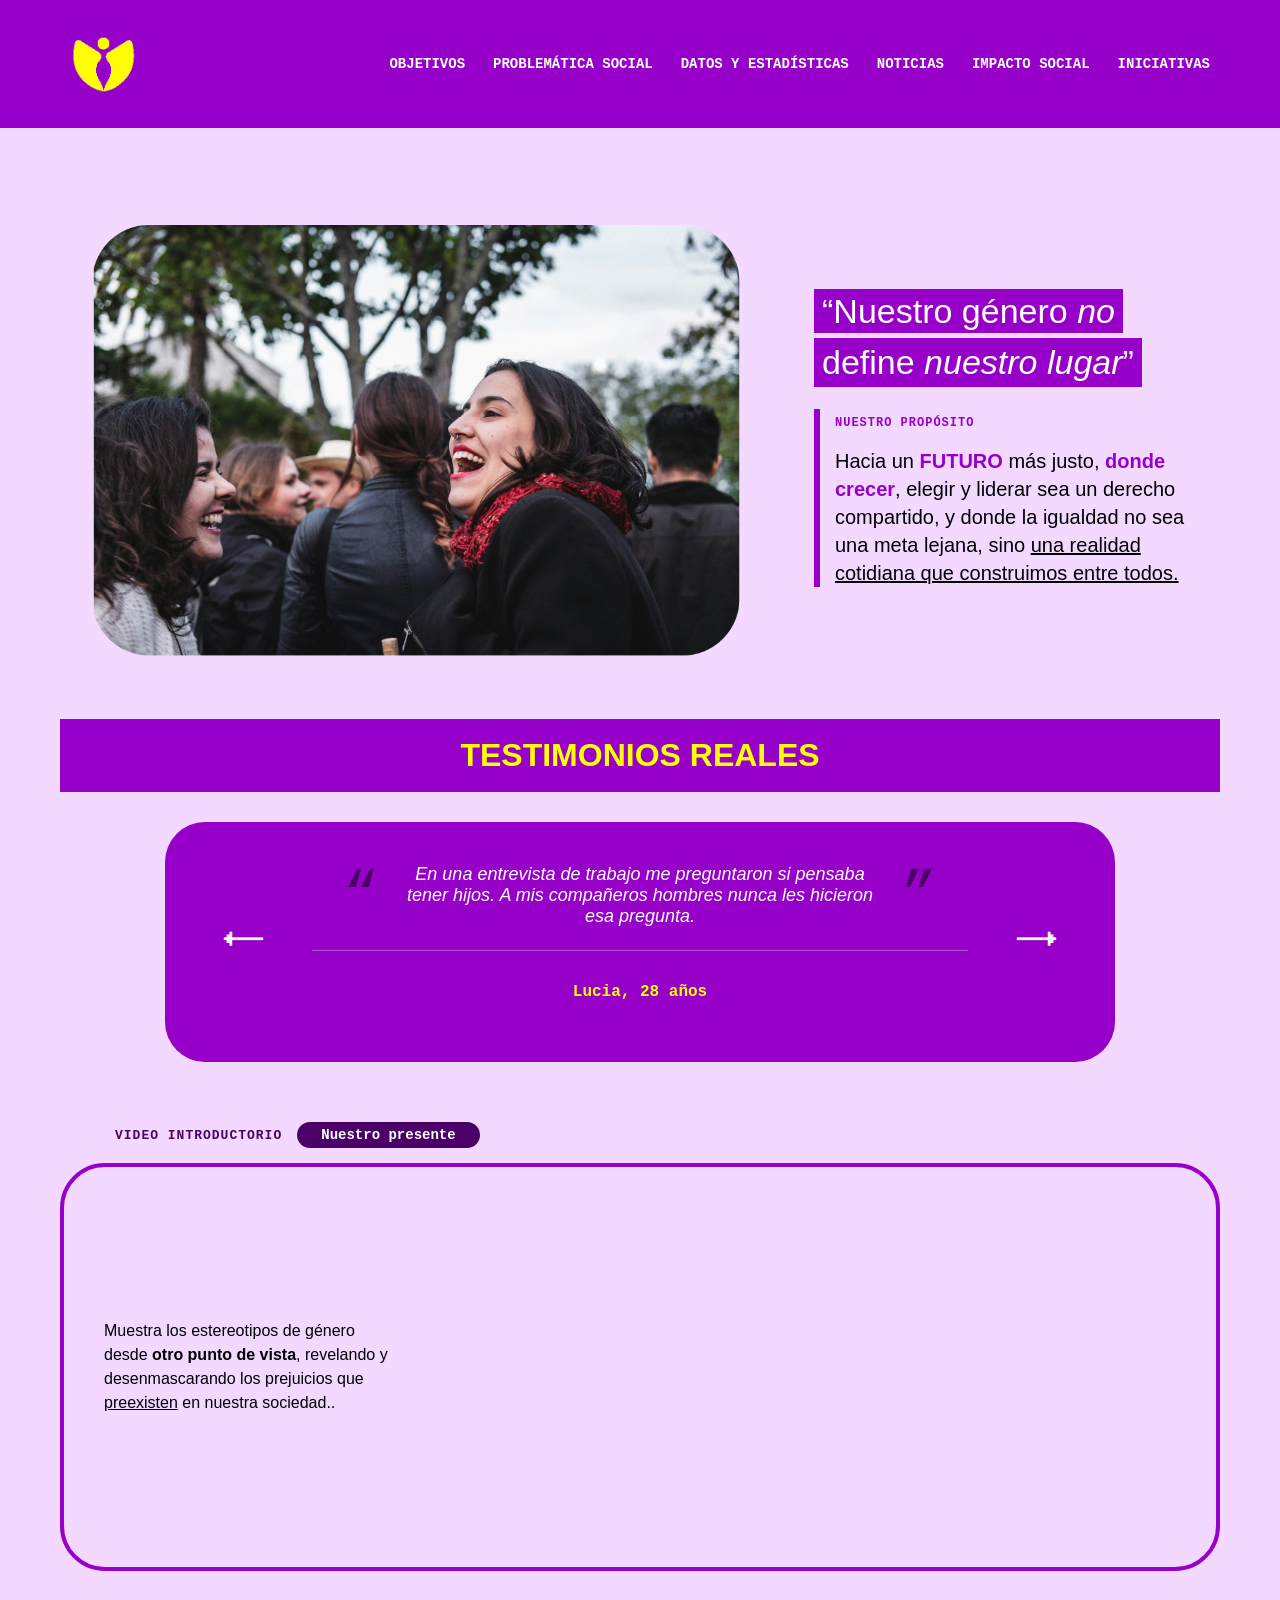
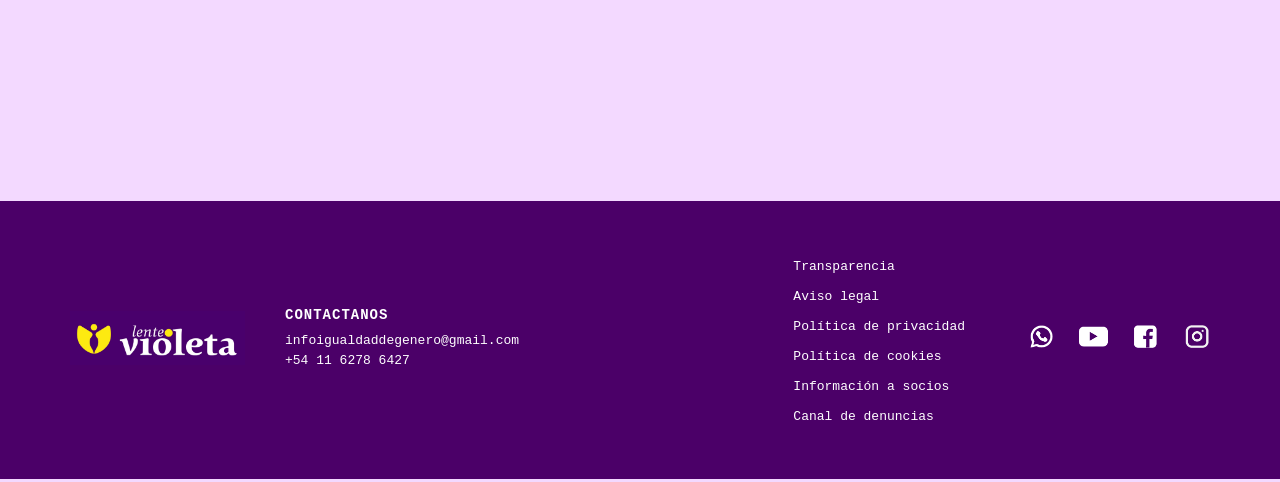
<file: index.html>
<!DOCTYPE html>
<html lang="es">
<head>
    <meta charset="UTF-8">
    <meta name="viewport" content="width=device-width, initial-scale=1.0">
    <title>Desigualdad de género Inicio</title>
   <link rel="stylesheet" href="estilos.css?v=600">
    
</head>

<body>

<header>
    <a href="index.html">
        <img src="imagenes/logo.png" alt="Logo de Lente Violeta">
    </a>

    <nav class="menu-principal">
        <input type="checkbox" id="menu-check" class="menu-checkbox" style="display:none;">

        <label for="menu-check" class="hamburguesa-btn">
            <span></span>
            <span></span>
            <span></span>
        </label>

        <ul>
            <li>
                <a href="index.html">OBJETIVOS</a>
                <ul>
                    <li><a href="index.html">Nuestro propósito</a></li>
                   <li><a href="index.html#nuestro-presente">Nuestro presente</a></li>
                </ul>
            </li>

            <li>
                <a href="problemsocial.html">PROBLEMÁTICA SOCIAL</a>
                <ul>
                    <li><a href="problemsocial.html#desigualdad">Desigualdad de género</a></li>
                    <li><a href="problemsocial.html#equidad">Equidad de género</a></li>
                    <li><a href="problemsocial.html#violencia">Violencia de género</a></li>
                    <li><a href="problemsocial.html#practicas">Prácticas judiciales</a></li>
                    <li><a href="problemsocial.html#explotacion">Explotación sexual</a></li>
                </ul>
            </li>

            <li><a href="index.html">DATOS Y ESTADÍSTICAS</a></li>

            <li>
                <a href="noticias.html">NOTICIAS</a>
                <ul>
                    <li><a href="noticias.html">Enterate ya</a></li>
                    <li><a href="noticias.html">Ciencias naturales</a></li>
                    <li><a href="noticias.html">Deporte</a></li>
                    <li><a href="noticias.html">Política</a></li>
                    <li><a href="noticias.html">Arte</a></li>
                </ul>
            </li>

            <li><a href="index.html">IMPACTO SOCIAL</a></li>
            <li><a href="index.html">INICIATIVAS</a></li>
        </ul>
    </nav>
</header>

<main>

    <section class="hero">
         <a href="index.html">  
        <figure class="hero-imagen">
            <img src="imagenes/nuestrogenero...sintexto.png" alt="Imagen principal">
        </figure>
</a>

      <h1 class="titulo-hero">
    <span>“Nuestro género <em>no</em></span><br>
    <span>define <em>nuestro lugar</em>”</span>
</h1>

        <p>
    Hacia un <span class="destacado">FUTURO</span> más justo,
    <span class="destacado">donde crecer</span>, elegir y liderar
    sea un <span class="6">derecho compartido</span>, y donde la igualdad no sea una meta lejana,
    sino <span class="subrayado">una realidad cotidiana que construimos entre todos.</span>
</p>


    </section>
  <!-- ======================================================= -->
    <!-- SECCIÓN DE TESTIMONIOS REALES                           -->
    <!-- ======================================================= -->
    <section class="testimonios">
        <header class="testimonios-header">
            <h2>TESTIMONIOS REALES</h2>
        </header>

        <div class="testimonio-box">
            <!-- Flecha izquierda -->
            <button id="btn-anterior" class="flecha-btn">⭠</button>

            <!-- Bloque de contenido -->
            <div class="testimonio-contenido">
                <span class="comillas">“</span>
                <p id="testimonio-texto">En una entrevista de trabajo me preguntaron si pensaba tener hijos. A mis compañeros hombres nunca les hicieron esa pregunta.</p>
                <span class="comillas">”</span>
                <hr>
                <h4 id="testimonio-nombre">Lucia, 28 años</h4>
            </div>

            <!-- Flecha derecha -->
            <button id="btn-siguiente" class="flecha-btn">⭢</button>
        </div>
    </section>

  <section class="video" id="nuestro-presente">
    <header class="video-header">
        <h2>VIDEO INTRODUCTORIO</h2>
        <a href="#" class="etiqueta">Nuestro presente</a>
    </header>

        <article class="video-box">
            <p>
                Muestra los estereotipos de género desde <strong>otro punto de vista</strong>,
                revelando y desenmascarando los prejuicios que <u>preexisten</u> en nuestra sociedad..
            </p>

            <div id="seccion-video">
    <iframe
        src="https://www.youtube.com/embed/UinELDHiRr0"
        title="Video introductorio"
        allowfullscreen>
    </iframe>
</div>

        </article>

    </section>

</main>

<footer class="footer">
    <section class="footer-contenido">
        <section class="footer-left">
            <a href="index.html">
                <img src="imagenes/logoentero.jpg" alt="Logo Lente Violeta">
            </a>

            <section class="footer-texto">
                <h3>CONTACTANOS</h3>
                <address>
                    <p>infoigualdaddegenero@gmail.com</p>
                    <p>+54 11 6278 6427</p>
                </address>
            </section>
        </section>

        <section class="footer-right">
            <ul class="links">
                <li><a href="#">Transparencia</a></li>
                <li><a href="#">Aviso legal</a></li>
                <li><a href="#">Política de privacidad</a></li>
                <li><a href="#">Política de cookies</a></li>
                <li><a href="#">Información a socios</a></li>
                <li><a href="#">Canal de denuncias</a></li>
            </ul>

            <ul class="redes">
                <li>
                    <a href="#">
                        <img src="imagenes/redes-01.png" alt="Redes sociales">
                    </a>
                </li>
            </ul>
        </section>
    </section>
</footer>

<script src="JavaS.js"></script>

</body>
</html>
</file>
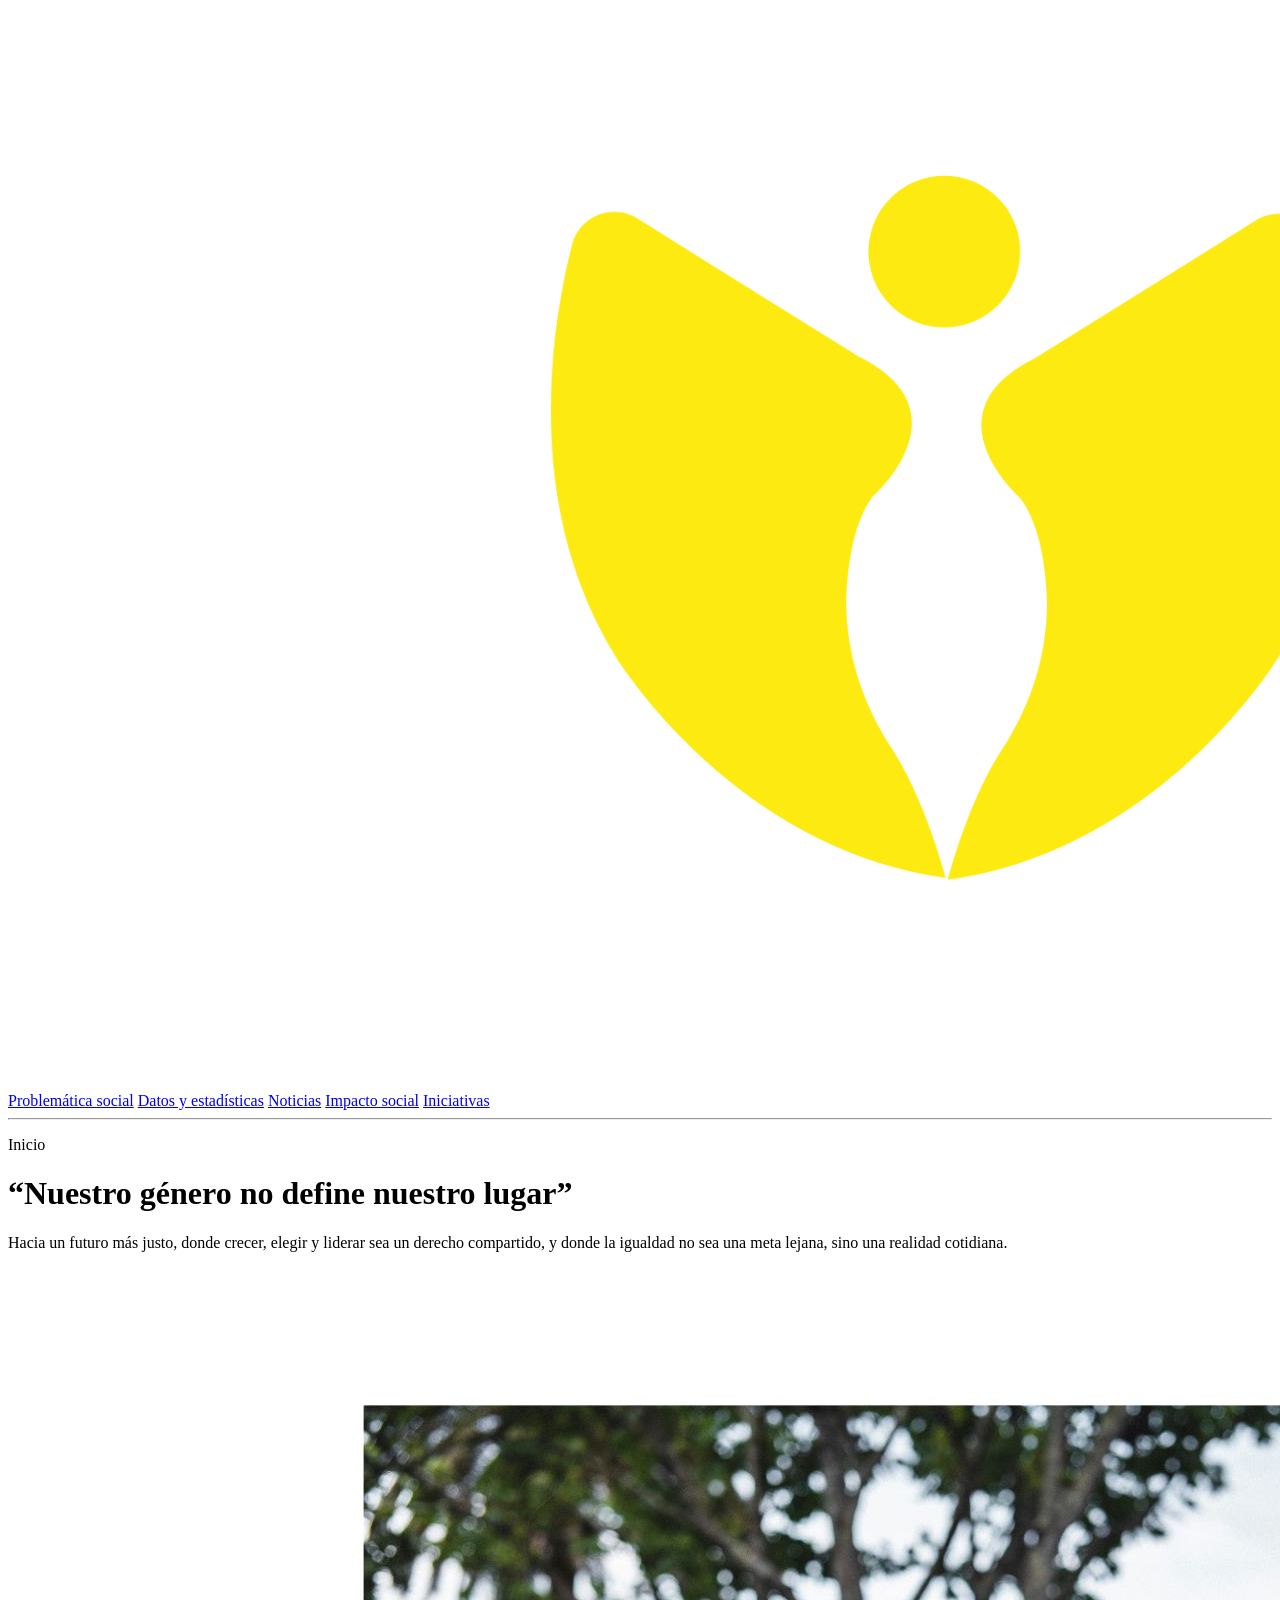
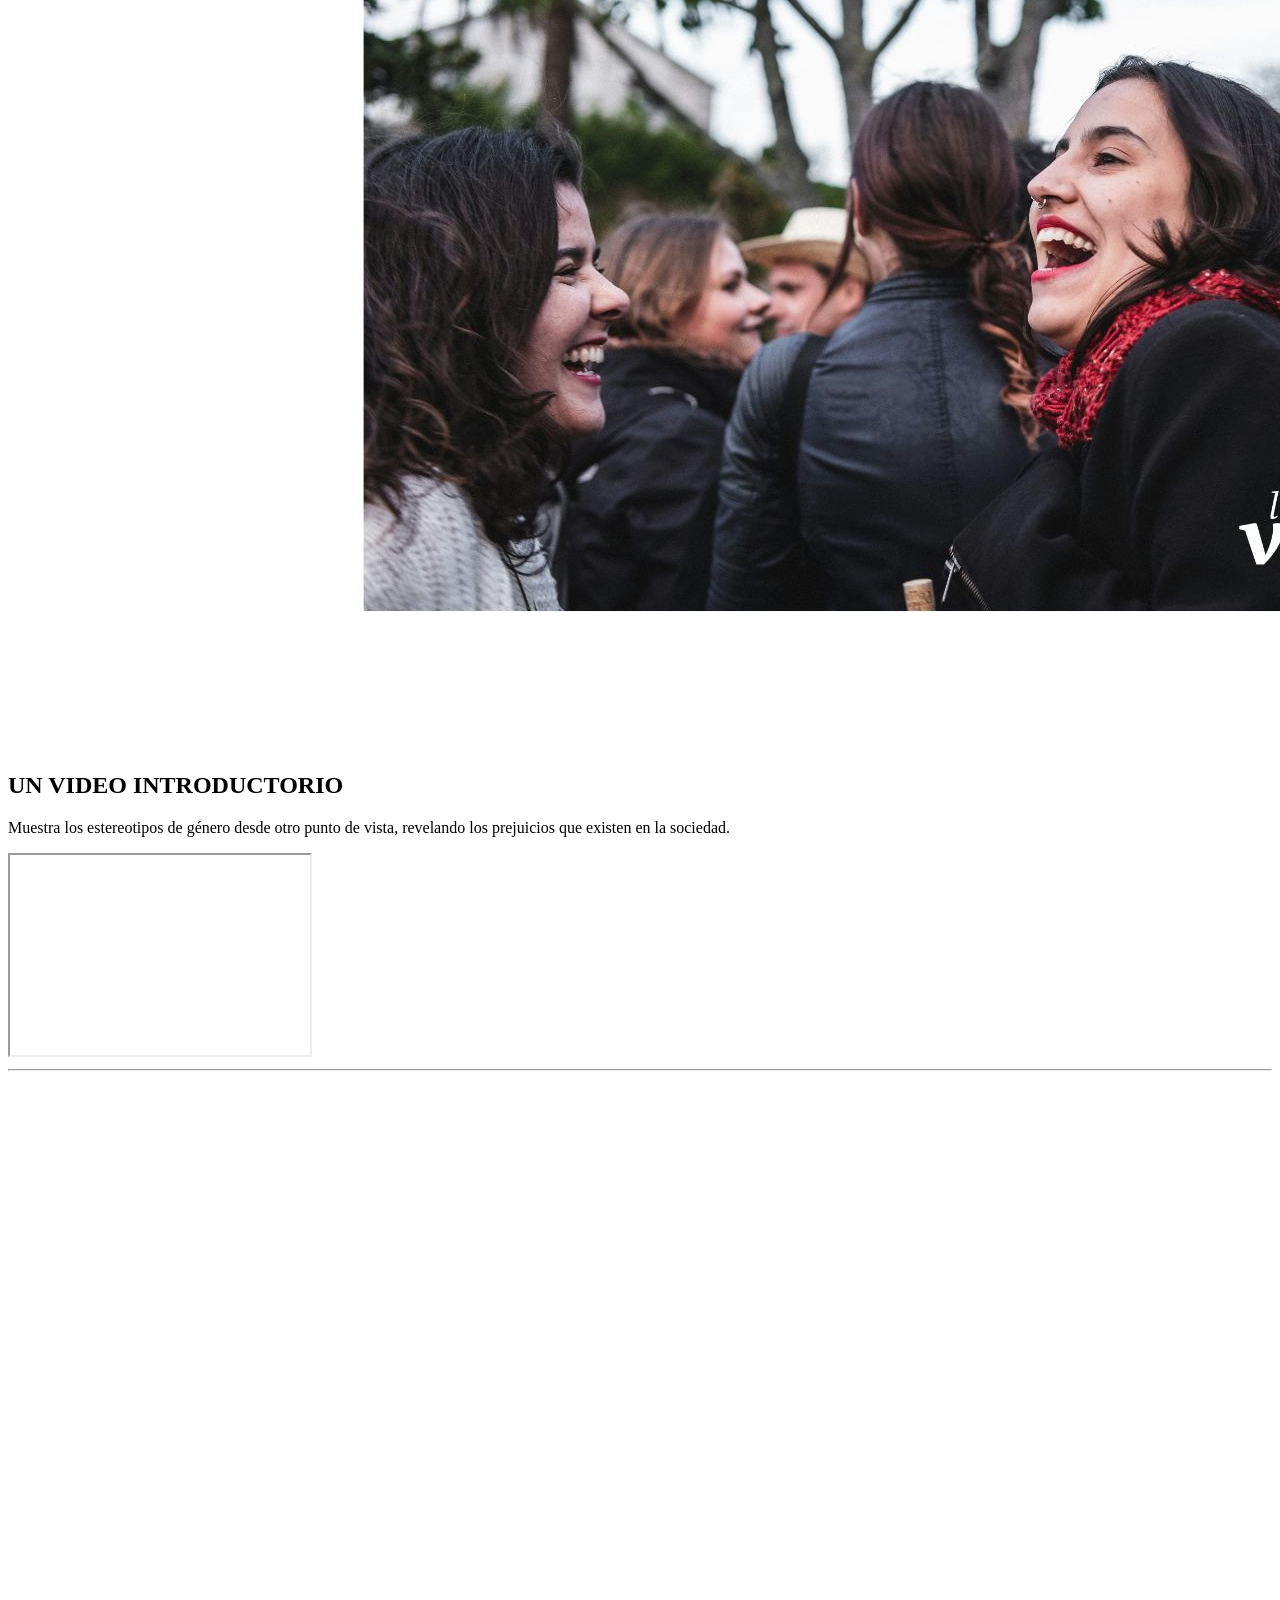
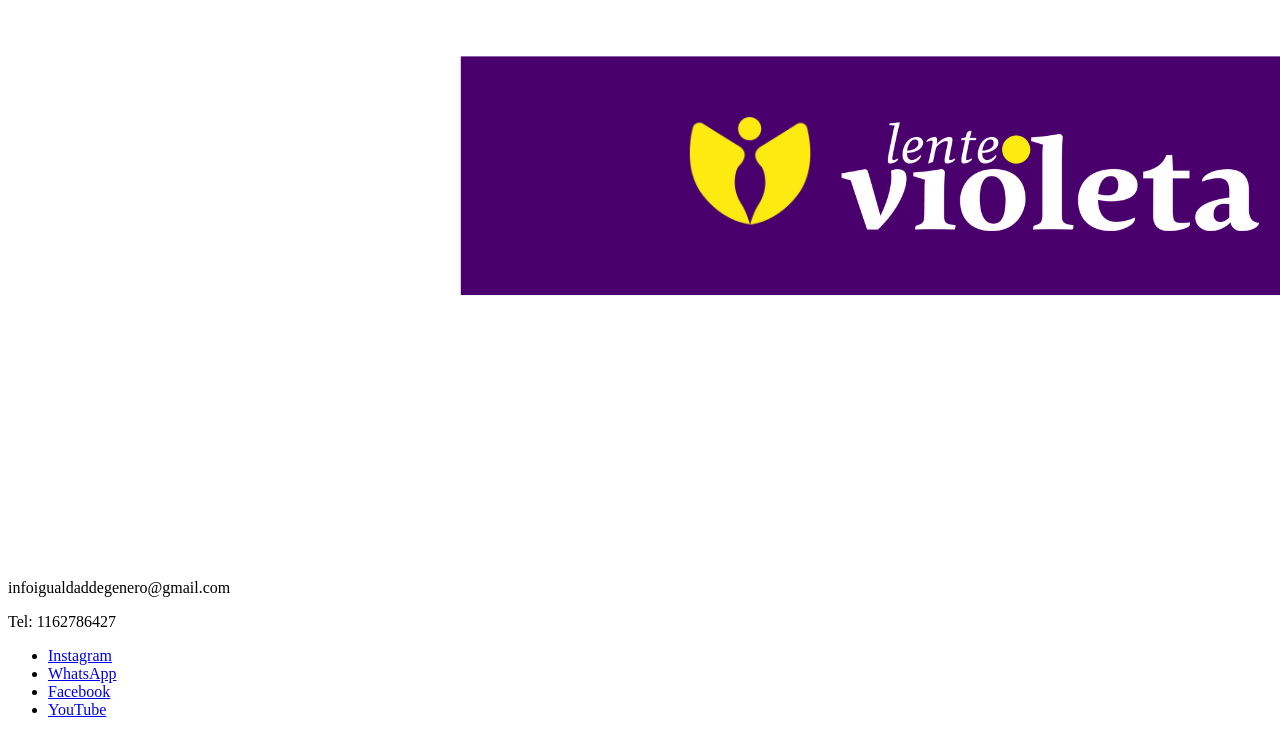
<file: ceci/index.html>
<!DOCTYPE html>
<html lang="es">
<head>
    <meta charset="UTF-8">
    <meta name="viewport" content="width=device-width, initial-scale=1.0">
    <title>Igualdad de Género</title>
</head>
<body>

    <header>
        <a href="index.html">
            <img src="imagenes/logo.png" alt="Logo">
        </a>

        <nav>
            <a href="problematicassoc.html">Problemática social</a>
            <a href="#">Datos y estadísticas</a>
            <a href="#">Noticias</a>
            <a href="#">Impacto social</a>
            <a href="#">Iniciativas</a>
        </nav>
    </header>

    <hr>

    <main>
        <p>Inicio</p>

        <h1>“Nuestro género no define nuestro lugar”</h1>

        <p>
            Hacia un futuro más justo, donde crecer, elegir y liderar sea un derecho compartido,
            y donde la igualdad no sea una meta lejana, sino una realidad cotidiana.
        </p>

        <a href="problematicassoc.html">
            <img src="imagenes/imagprincipal.jpg" alt="Imagen principal">
        </a>

        <h2>UN VIDEO INTRODUCTORIO</h2>

        <p>
            Muestra los estereotipos de género desde otro punto de vista,
            revelando los prejuicios que existen en la sociedad.
        </p>

        <iframe width="300" height="200"
            src="https://www.youtube.com/embed/UinELDHiRr0"
            title="YouTube video"
            allowfullscreen>
        </iframe>
    </main>

    <hr>

    <footer>
        <a href="index.html">
            <img src="imagenes/pagwebfinal.png" alt="Imagen final">
        </a>

        <p>infoigualdaddegenero@gmail.com</p>
        <p>Tel: 1162786427</p>
 <ul>
            <li><a href="#">Instagram</a></li>
            <li><a href="#">WhatsApp</a></li>
            <li><a href="#">Facebook</a></li>
            <li><a href="#">YouTube</a></li>
        </ul>
        </a>
    </footer>

</body>
</html>
</file>
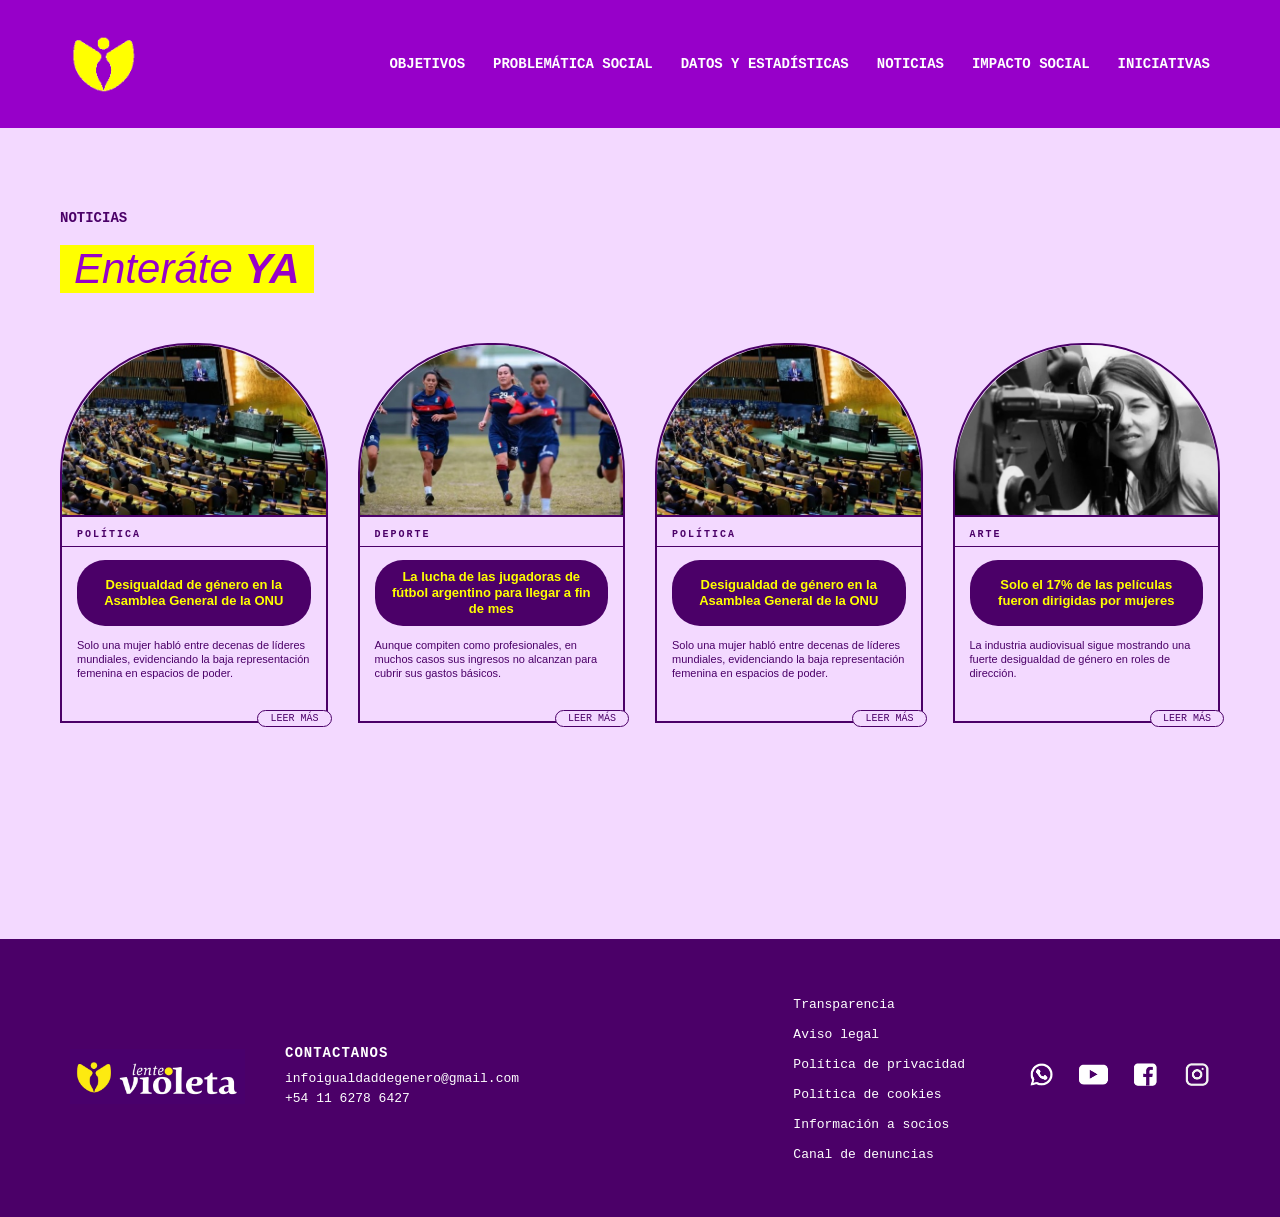
<file: noticias.html>
<!DOCTYPE html>
<html lang="es">
<head>
    <meta charset="UTF-8">
    <meta name="viewport" content="width=device-width, initial-scale=1.0">
    <title>Noticias</title>
    <link rel="stylesheet" href="estilos.css?v=600">
</head>

<body class="pagina-noticias">

<header>
    <a href="index.html">
        <img src="imagenes/logo.png" alt="Logo de Lente Violeta">
    </a>

    <nav class="menu-principal">
        <input type="checkbox" id="menu-check" class="menu-checkbox" style="display:none;">

        <label for="menu-check" class="hamburguesa-btn">
            <span></span>
            <span></span>
            <span></span>
        </label>

        <ul>
            <li>
                <a href="index.html">OBJETIVOS</a>
                <ul>
                    <li><a href="index.html">Nuestro propósito</a></li>
                    <li><a href="index.html">Nuestro presente</a></li>
                </ul>
            </li>

            <li>
                <a href="problemsocial.html">PROBLEMÁTICA SOCIAL</a>
                <ul>
                    <li><a href="problemsocial.html#desigualdad">Desigualdad de género</a></li>
                    <li><a href="problemsocial.html#equidad">Equidad de género</a></li>
                    <li><a href="problemsocial.html#violencia">Violencia de género</a></li>
                    <li><a href="problemsocial.html#practicas">Prácticas judiciales</a></li>
                    <li><a href="problemsocial.html#explotacion">Explotación sexual</a></li>
                </ul>
            </li>

            <li><a href="index.html">DATOS Y ESTADÍSTICAS</a></li>

            <li>
                <a href="noticias.html">NOTICIAS</a>
                <ul>
                    <li><a href="noticias.html">Enterate ya</a></li>
                    <li><a href="noticias.html#ciencias">Ciencias naturales</a></li>
<li><a href="noticias.html#deporte">Deporte</a></li>
<li><a href="noticias.html#politica">Política</a></li>
<li><a href="noticias.html#arte">Arte</a></li>
                </ul>
            </li>

            <li><a href="index.html">IMPACTO SOCIAL</a></li>
            <li><a href="index.html">INICIATIVAS</a></li>
        </ul>
    </nav>
</header>

<main class="noticias-main">

    <section class="noticias-header">
    <h1>NOTICIAS</h1>
    <p>Enteráte <strong><em>YA</em></strong></p>
    </section>

    <section class="noticias-lista">

        <article class="noticia-card" id="politica">
    <a href="https://tn.com.ar/internacional/2021/09/21/desigualdad-de-genero-en-la-asamblea-general-de-la-onu-solo-hablo-mujer-entre-30-hombres-en-la-sesion-inaugural/" target="_blank">
        <img src="imagenes/ONU.jpg" alt="Asamblea de la ONU">
    </a>

    <section class="noticia-contenido">
        <h3>POLÍTICA</h3>

        <h2>Desigualdad de género en la Asamblea General de la ONU</h2>

        <p>
            Solo una mujer habló entre decenas de líderes mundiales, evidenciando la baja representación femenina en espacios de poder.
        </p>

        <a class="leer-mas" href="https://tn.com.ar/internacional/2021/09/21/desigualdad-de-genero-en-la-asamblea-general-de-la-onu-solo-hablo-mujer-entre-30-hombres-en-la-sesion-inaugural/" target="_blank">
            LEER MÁS
        </a>
    </section>
</article>

       <article class="noticia-card" id="deporte">
            <a href="https://tn.com.ar/deportes/futbol/2022/06/30/el-salario-de-las-jugadoras-de-futbol-en-argentina-son-profesionales-pero-no-cubren-la-canasta-basica/" target="_blank">
                <img src="imagenes/futbol.jpg" alt="Jugadoras de fútbol">
            </a>

            <section class="noticia-contenido">
                <h3>DEPORTE</h3>

            <h2>La lucha de las jugadoras de fútbol argentino para llegar a fin de mes</h2>

            <p>   Aunque compiten como profesionales, en muchos casos sus ingresos no alcanzan para cubrir sus gastos básicos.
            </p>

                <a class="leer-mas" href="https://tn.com.ar/deportes/futbol/2022/06/30/el-salario-de-las-jugadoras-de-futbol-en-argentina-son-profesionales-pero-no-cubren-la-canasta-basica/" target="_blank">LEER MÁS</a>
            </section>
        </article>

       <article class="noticia-card" id="politica">
            <a href="https://tn.com.ar/internacional/2021/09/21/desigualdad-de-genero-en-la-asamblea-general-de-la-onu-solo-hablo-mujer-entre-30-hombres-en-la-sesion-inaugural/" target="_blank">
                <img src="imagenes/ONU.jpg" alt="Asamblea de la ONU">
            </a>

            <section class="noticia-contenido">
                <h3>POLÍTICA</h3>

            <h2>Desigualdad de género en la Asamblea General de la ONU</h2>

            <p>
            Solo una mujer habló entre decenas de líderes mundiales, evidenciando la baja representación femenina en espacios de poder.
            </p>
                <a class="leer-mas" href="https://tn.com.ar/internacional/2021/09/21/desigualdad-de-genero-en-la-asamblea-general-de-la-onu-solo-hablo-mujer-entre-30-hombres-en-la-sesion-inaugural/" target="_blank">LEER MÁS</a>
            </section>
        </article>

        <article class="noticia-card" id="arte">
            <a href="https://tn.com.ar/show/novedades/2019/03/08/de-las-peliculas-argentinas-estrenadas-en-2018-solo-el-17-fue-dirigido-por-mujeres/" target="_blank">
                <img src="imagenes/cine.jpg" alt="Mujer en cámara de cine">
            </a>

            <section class="noticia-contenido">
                 <h3>ARTE</h3>

                <h2>Solo el 17% de las películas fueron dirigidas por mujeres</h2>

                <p>
            La industria audiovisual sigue mostrando una fuerte desigualdad de género en roles de dirección.
            </p>

                <a class="leer-mas" href="https://tn.com.ar/show/novedades/2019/03/08/de-las-peliculas-argentinas-estrenadas-en-2018-solo-el-17-fue-dirigido-por-mujeres/" target="_blank">LEER MÁS</a>
            </section>
            
        </article>

    </section>

</main>

<footer class="footer">
    <section class="footer-contenido">
        <section class="footer-left">
            <a href="index.html">
                <img src="imagenes/logoentero.jpg" alt="Logo Lente Violeta">
            </a>

            <section class="footer-texto">
                <h3>CONTACTANOS</h3>
                <address>
                    <p>infoigualdaddegenero@gmail.com</p>
                    <p>+54 11 6278 6427</p>
                </address>
            </section>
        </section>

        <section class="footer-right">
            <ul class="links">
                <li><a href="#">Transparencia</a></li>
                <li><a href="#">Aviso legal</a></li>
                <li><a href="#">Política de privacidad</a></li>
                <li><a href="#">Política de cookies</a></li>
                <li><a href="#">Información a socios</a></li>
                <li><a href="#">Canal de denuncias</a></li>
            </ul>

            <ul class="redes">
                <li>
                    <a href="#">
                        <img src="imagenes/redes-01.png" alt="Redes sociales">
                    </a>
                </li>
            </ul>
        </section>
    </section>
</footer>

<script src="JavaS.js"></script>

</body>
</html>
</file>
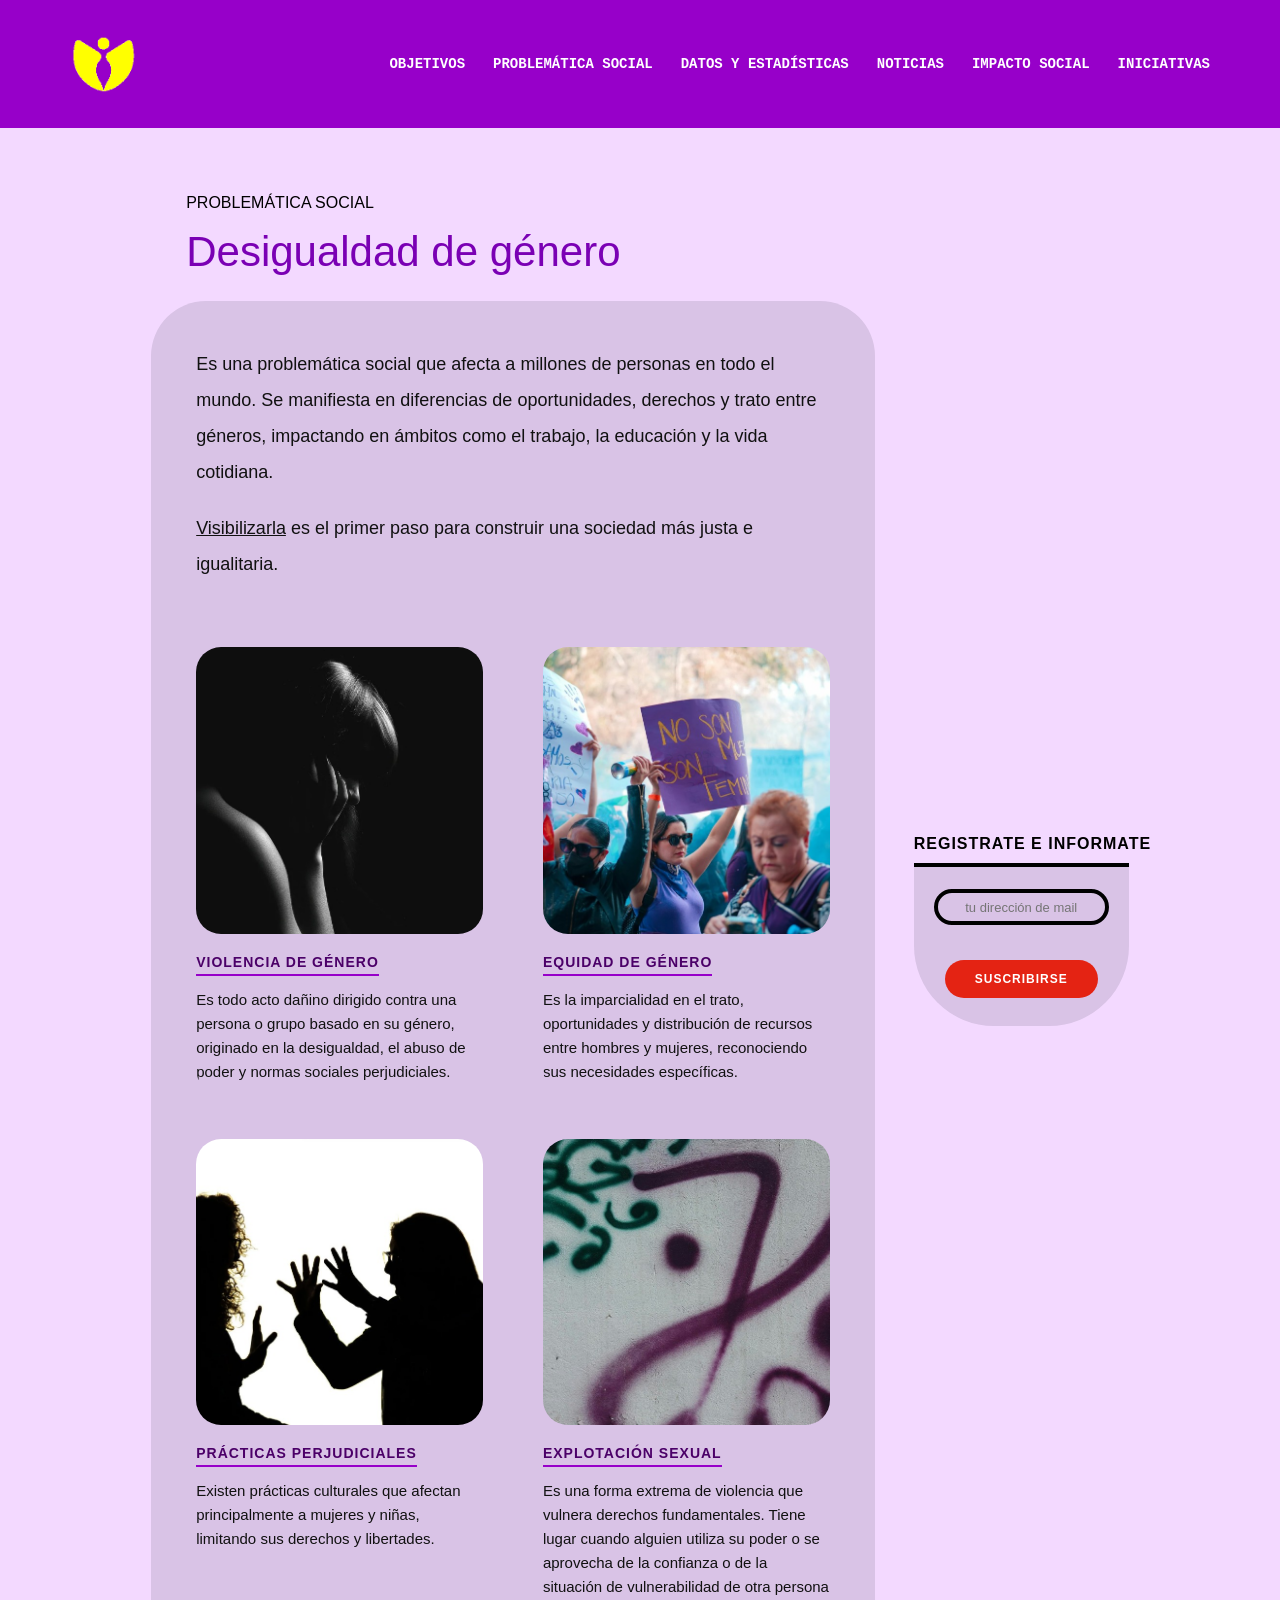
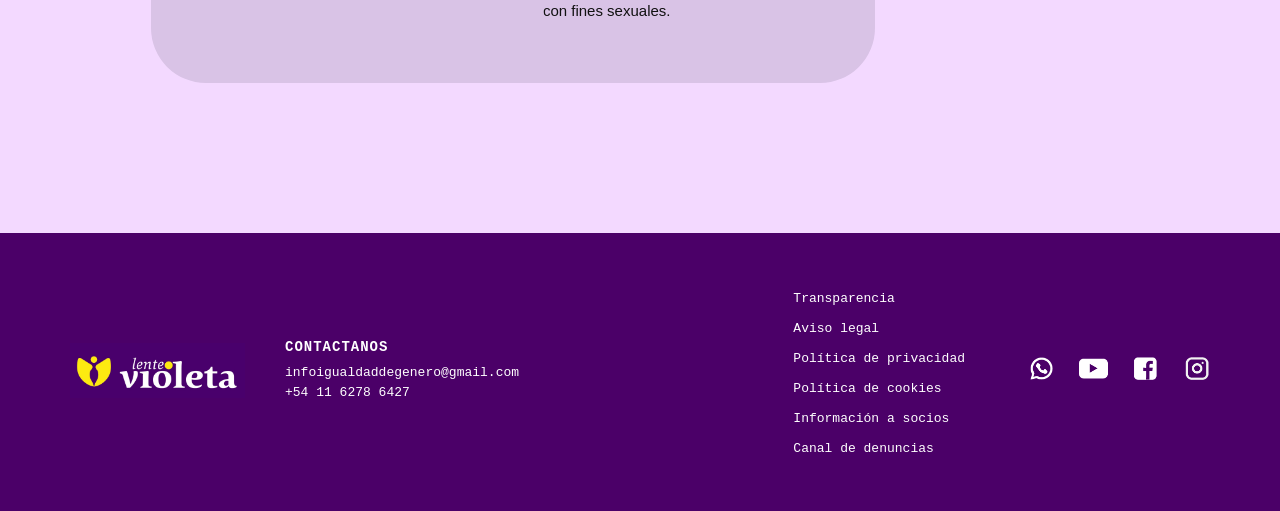
<file: problemsocial.html>
<!DOCTYPE html>
<html lang="es">
<head>
    <meta charset="UTF-8">
    <meta name="viewport" content="width=device-width, initial-scale=1.0">
<link rel="stylesheet" href="estilos.css?v=904">
    <title>Problemática social</title>

</head>
<body class="problemsocial">

<header>
    <a href="index.html">
        <img src="imagenes/logo.png" alt="Logo de Lente Violeta">
    </a>

  <nav class="menu-principal">
    <input type="checkbox" id="menu-check" class="menu-checkbox" style="display:none;">
    
    <label for="menu-check" class="hamburguesa-btn">
        <span></span>
        <span></span>
        <span></span>
    </label>

        <ul>
            <li>
                <a href="index.html">OBJETIVOS</a>
                <ul>
                    <li><a href="index.html">Nuestro propósito</a></li>
                    <li><a href="index.html">Nuestro presente</a></li>
                </ul>
            </li>

           <li>
    <a href="problemsocial.html">PROBLEMÁTICA SOCIAL</a>
    <ul>
        <li><a href="problemsocial.html#desigualdad">Desigualdad de género</a></li>
        <li><a href="problemsocial.html#equidad">Equidad de género</a></li>
        <li><a href="problemsocial.html#violencia">Violencia de género</a></li>
        <li><a href="problemsocial.html#practicas">Prácticas judiciales</a></li>
        <li><a href="problemsocial.html#explotacion">Explotación sexual</a></li>
    </ul>
</li>

            <li><a href="index.html">DATOS Y ESTADÍSTICAS</a></li>

            <li>
                <a href="noticias.html">NOTICIAS</a>
                <ul>
                    <li><a href="#seccion-video">Enterate ya</a></li>
                    <li><a href="noticias.html">Ciencias naturales</a></li>
                    <li><a href="noticias.html">Deporte</a></li>
                    <li><a href="noticias.html">Política</a></li>
                    <li><a href="noticias.html">Arte</a></li>
                </ul>
            </li>

            <li><a href="index.html">IMPACTO SOCIAL</a></li>
            <li><a href="index.html">INICIATIVAS</a></li>
        </ul>
    </nav>
</header>

<main class="genero-main">
    
    <div class="genero-bloque-principal">
        
        <section class="genero-header" id="desigualdad">
    <p class="etiqueta-seccion">PROBLEMÁTICA SOCIAL</p>
    <h1>Desigualdad de género</h1>
</section>

<section class="genero-contenido">

    <article class="texto-lila">
        <p>
            Es una problemática social que afecta a millones de personas en todo el mundo.
            Se manifiesta en diferencias de oportunidades, derechos y trato entre géneros,
            impactando en ámbitos como el trabajo, la educación y la vida cotidiana.
        </p>
        <p>
            <span class="subrayado">Visibilizarla</span> es el primer paso para construir
            una sociedad más justa e igualitaria.
        </p>
    </article>

    <article class="bloque" id="violencia">
        <img src="imagenes/violenciadegenero.jpg" alt="Violencia de género">
        <h2>VIOLENCIA DE GÉNERO</h2>
        <p>
            Es todo acto dañino dirigido contra una persona o grupo basado en su género,
            originado en la desigualdad, el abuso de poder y normas sociales perjudiciales.
        </p>
    </article>

    <article class="bloque" id="equidad">
        <img src="imagenes/equidaddegenero.jpg" alt="Equidad de género">
        <h2>EQUIDAD DE GÉNERO</h2>
        <p>
            Es la imparcialidad en el trato, oportunidades y distribución de recursos entre
            hombres y mujeres, reconociendo sus necesidades específicas.
        </p>
    </article>

    <article class="bloque" id="practicas">
        <img src="imagenes/practicasperjudiciales.jpg" alt="Prácticas perjudiciales">
        <h2>PRÁCTICAS PERJUDICIALES</h2>
        <p>
            Existen prácticas culturales que afectan principalmente a mujeres y niñas,
            limitando sus derechos y libertades.
        </p>
    </article>

    <article class="bloque" id="explotacion">
        <img src="imagenes/explotacionsexual.jpg" alt="Explotación sexual">
        <h2>EXPLOTACIÓN SEXUAL</h2>
        <p>
            Es una forma extrema de violencia que vulnera derechos fundamentales.
            Tiene lugar cuando alguien utiliza su poder o se aprovecha de la confianza
            o de la situación de vulnerabilidad de otra persona con fines sexuales.
        </p>
    </article>

</section>
    </div>

    <section class="suscripcion">
        <h3>REGISTRATE E INFORMATE</h3>
        <form class="form-suscripcion" onsubmit="confirmarSuscripcion(event)">
        <input type="email" placeholder="tu dirección de mail" required>
        <button type="submit">SUSCRIBIRSE</button>
    </form>
    </section>

    <dialog id="miModal" class="modal-suscripcion">
    <fieldset class="modal-contenido">
        <h2>¿Desea enviar suscripción?</h2>
        <menu class="modal-botones">
            <button type="button" id="btnCancelar" class="btn-modal btn-cancelar">Cancelar</button>
            <button type="button" id="btnAceptar" class="btn-modal btn-acceptar">Aceptar</button>
        </menu>
    </fieldset>
</dialog>

</main>

<footer class="footer">
    <section class="footer-contenido">
        <section class="footer-left">
            <a href="index.html">
                <img src="imagenes/logoentero.jpg" alt="Logo Lente Violeta">
            </a>
            <section class="footer-texto">
                <h3>CONTACTANOS</h3>
                <address>
                    <p>infoigualdaddegenero@gmail.com</p>
                    <p>+54 11 6278 6427</p>
                </address>
            </section>
        </section>

        <section class="footer-right">

    <ul class="links">
        <li><a href="#">Transparencia</a></li>
        <li><a href="#">Aviso legal</a></li>
        <li><a href="#">Política de privacidad</a></li>
        <li><a href="#">Política de cookies</a></li>
        <li><a href="#">Información a socios</a></li>
        <li><a href="#">Canal de denuncias</a></li>
    </ul>

    <ul class="redes">
        <li>
            <a href="#">
                <img src="imagenes/redes-01.png" alt="Redes sociales">
            </a>
        </li>
    </ul>

</section>
    </section>
</footer>

<script src="JavaS.js"></script>
</body>
</html>
</file>
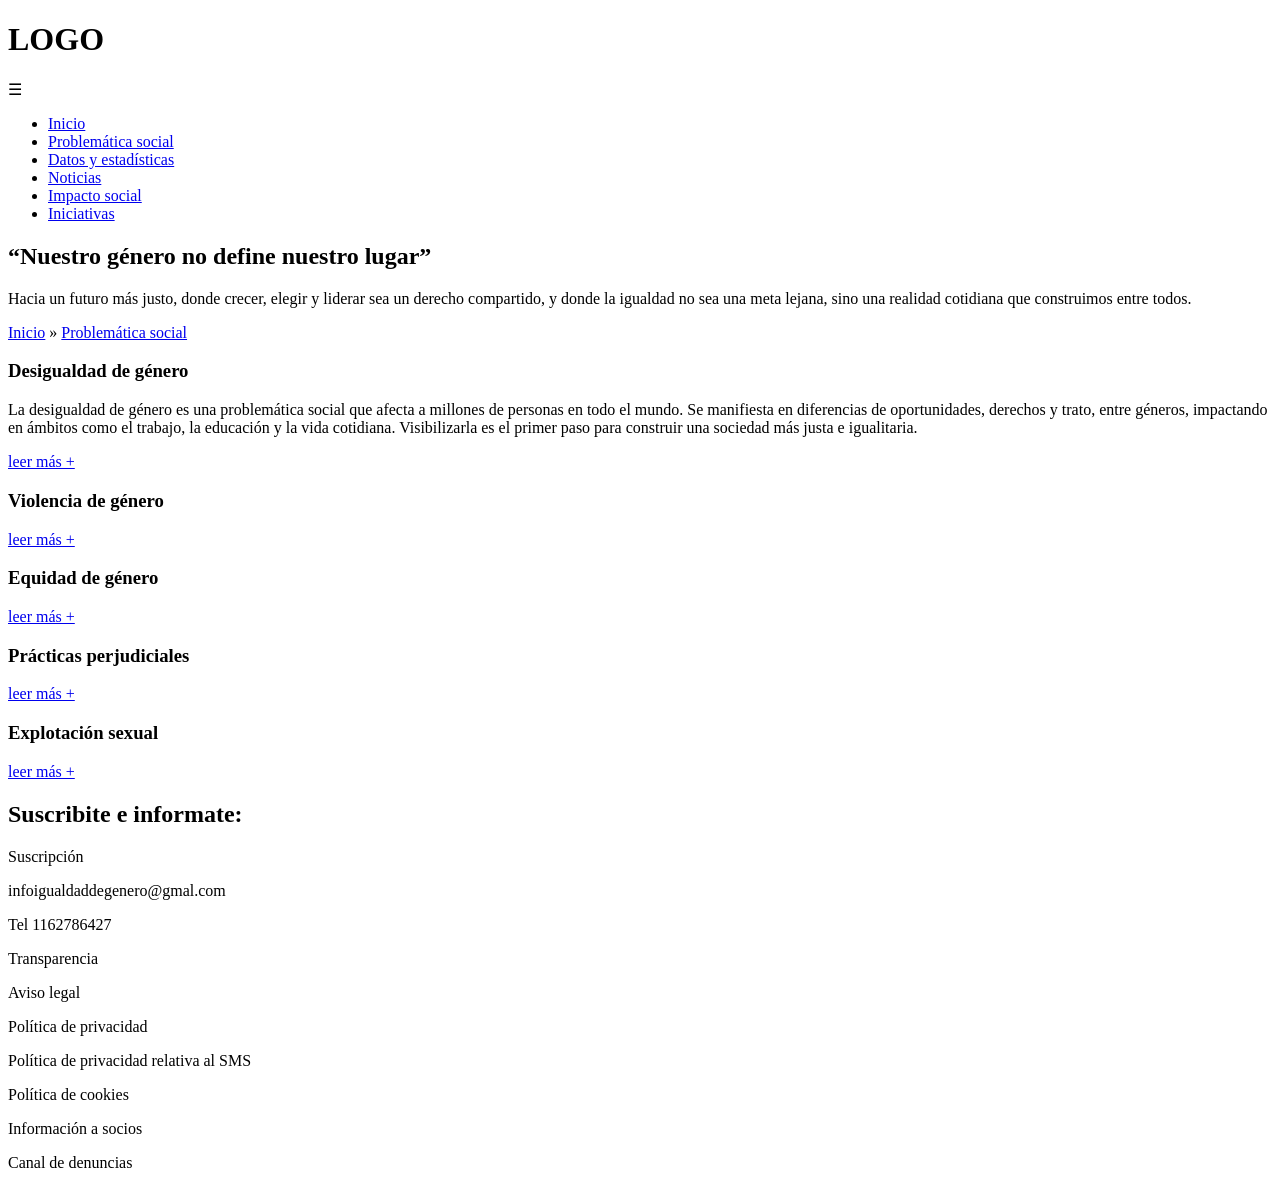
<file: pruebaceci.html>
<!DOCTYPE html>
<html lang="es">
<head>
    <meta charset="UTF-8">
    <meta name="viewport" content="width=device-width, initial-scale=1.0">
    <title>Igualdad de Género</title>
</head>
<body>

    <header>
        <h1>LOGO</h1>
        <p>☰</p>
    </header>

    <nav>
        <ul>
            <li><a href="#">Inicio</a></li>
            <li><a href="#">Problemática social</a></li>
            <li><a href="#">Datos y estadísticas</a></li>
            <li><a href="#">Noticias</a></li>
            <li><a href="#">Impacto social</a></li>
            <li><a href="#">Iniciativas</a></li>
        </ul>
    </nav>

    <main>
        <section>
            <h2>“Nuestro género no define nuestro lugar”</h2>

            <p>
                Hacia un futuro más justo, donde crecer, elegir y liderar
                sea un derecho compartido, y donde la igualdad no sea una
                meta lejana, sino una realidad cotidiana que construimos
                entre todos.
            </p>
        </section>

        <section>
            <nav>
                <a href="#">Inicio</a> » <a href="#">Problemática social</a>
            </nav>

            <article>
                <h3>Desigualdad de género</h3>
                <p>
                    La desigualdad de género es una problemática social que afecta
                    a millones de personas en todo el mundo. Se manifiesta en
                    diferencias de oportunidades, derechos y trato, entre géneros,
                    impactando en ámbitos como el trabajo, la educación y la vida
                    cotidiana. Visibilizarla es el primer paso para construir una
                    sociedad más justa e igualitaria.
                </p>
                <a href="#">leer más +</a>
            </article>

            <article>
                <h3>Violencia de género</h3>
                <a href="#">leer más +</a>
            </article>

            <article>
                <h3>Equidad de género</h3>
                <a href="#">leer más +</a>
            </article>

            <article>
                <h3>Prácticas perjudiciales</h3>
                <a href="#">leer más +</a>
            </article>

            <article>
                <h3>Explotación sexual</h3>
                <a href="#">leer más +</a>
            </article>
        </section>

        <section>
            <h2>Suscribite e informate:</h2>
            <p>Suscripción</p>
        </section>
    </main>

    <footer>
        <p>infoigualdaddegenero@gmal.com</p>
        <p>Tel 1162786427</p>
        <p>Transparencia</p>
        <p>Aviso legal</p>
        <p>Política de privacidad</p>
        <p>Política de privacidad relativa al SMS</p>
        <p>Política de cookies</p>
        <p>Información a socios</p>
        <p>Canal de denuncias</p>
    </footer>

</body>
</html>
</file>
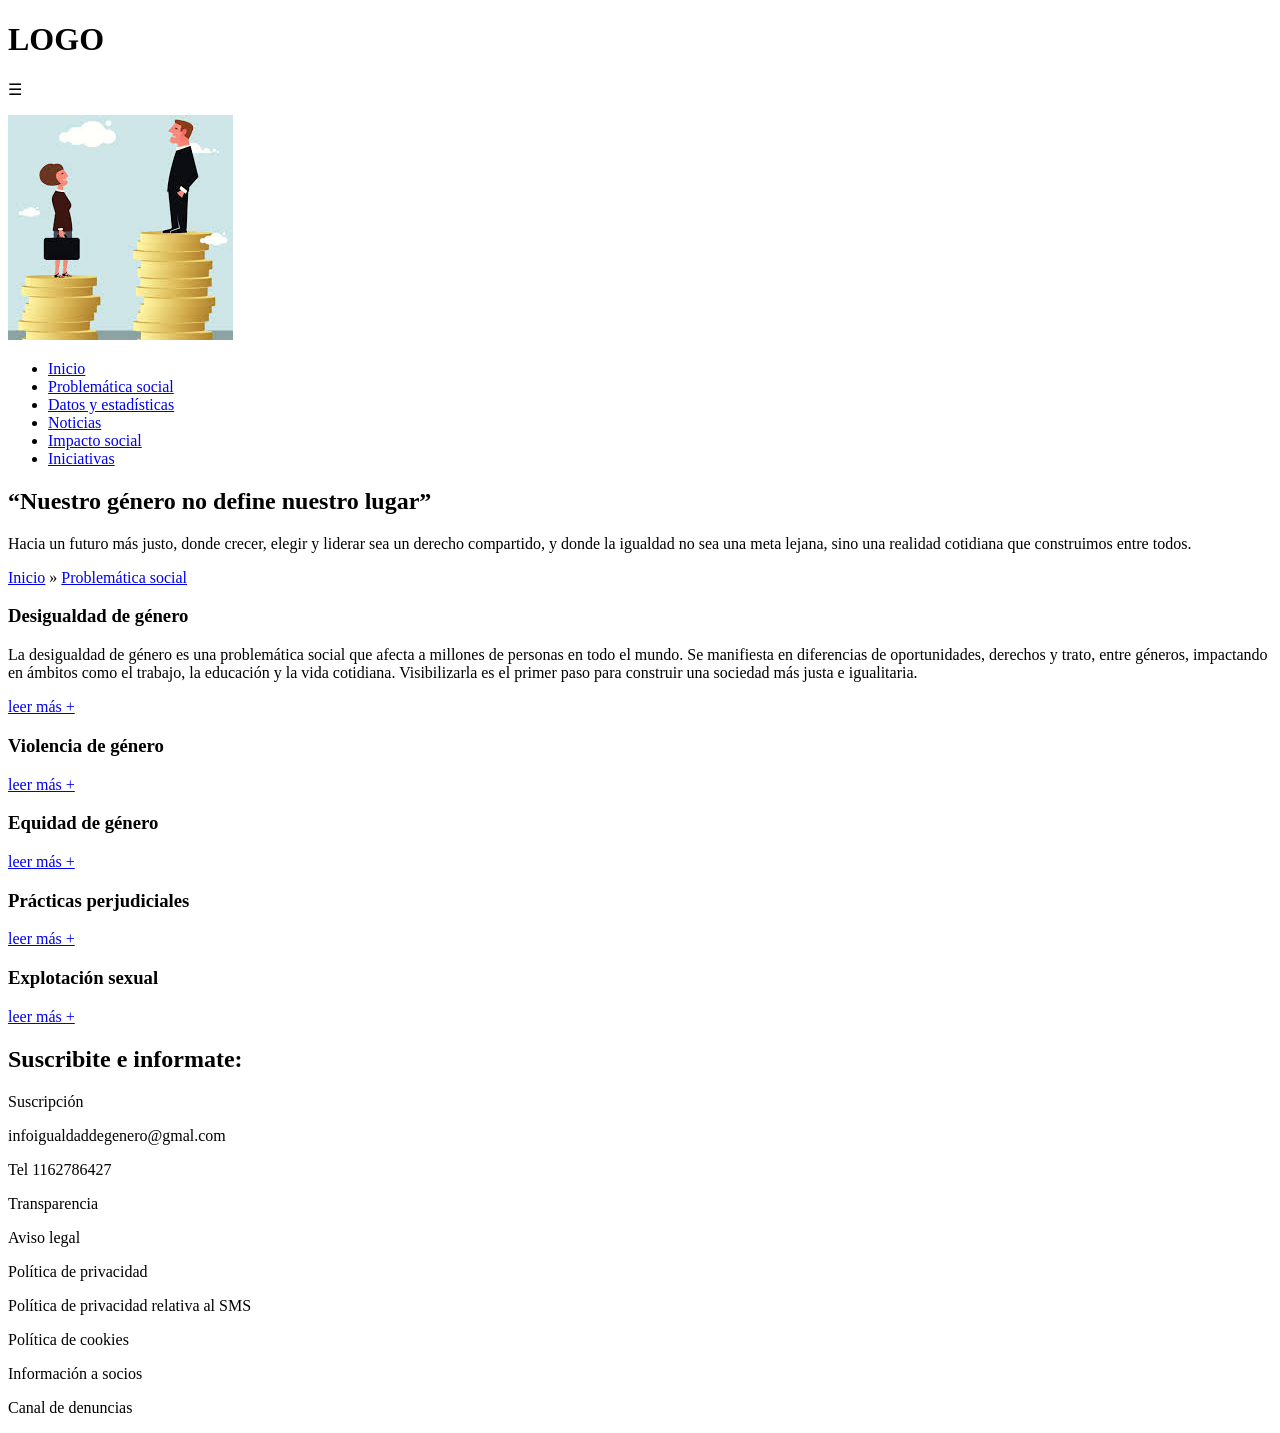
<file: nuevo archivo/pruebaceci.html>
<!DOCTYPE html>
<html lang="es">
<head>
    <meta charset="UTF-8">
    <meta name="viewport" content="width=device-width, initial-scale=1.0">
    <title>Igualdad de Género</title>
</head>
<body>

    <header>
        <h1>LOGO</h1>
        <p>☰</p>

    </header>

    <nav>
        <img src="images.jpg" alt="descripción de la imagen">
        <ul>
            <li><a href="#">Inicio</a></li>
            <li><a href="#">Problemática social</a></li>
            <li><a href="#">Datos y estadísticas</a></li>
            <li><a href="#">Noticias</a></li>
            <li><a href="#">Impacto social</a></li>
            <li><a href="#">Iniciativas</a></li>
        </ul>
    </nav>

    <main>
        <section>
            <h2>“Nuestro género no define nuestro lugar”</h2>

            <p>
                Hacia un futuro más justo, donde crecer, elegir y liderar
                sea un derecho compartido, y donde la igualdad no sea una
                meta lejana, sino una realidad cotidiana que construimos
                entre todos.
            </p>
        </section>

        <section>
            <nav>
                <a href="#">Inicio</a> » <a href="#">Problemática social</a>
            </nav>

            <article>
                <h3>Desigualdad de género</h3>
                <p>
                    La desigualdad de género es una problemática social que afecta
                    a millones de personas en todo el mundo. Se manifiesta en
                    diferencias de oportunidades, derechos y trato, entre géneros,
                    impactando en ámbitos como el trabajo, la educación y la vida
                    cotidiana. Visibilizarla es el primer paso para construir una
                    sociedad más justa e igualitaria.
                </p>
                <a href="#">leer más +</a>
            </article>

            <article>
                <h3>Violencia de género</h3>
                <a href="#">leer más +</a>
            </article>

            <article>
                <h3>Equidad de género</h3>
                <a href="#">leer más +</a>
            </article>

            <article>
                <h3>Prácticas perjudiciales</h3>
                <a href="#">leer más +</a>
            </article>

            <article>
                <h3>Explotación sexual</h3>
                <a href="#">leer más +</a>
            </article>
        </section>

        <section>
            <h2>Suscribite e informate:</h2>
            <p>Suscripción</p>
        </section>
    </main>

    <footer>
        <p>infoigualdaddegenero@gmal.com</p>
        <p>Tel 1162786427</p>
        <p>Transparencia</p>
        <p>Aviso legal</p>
        <p>Política de privacidad</p>
        <p>Política de privacidad relativa al SMS</p>
        <p>Política de cookies</p>
        <p>Información a socios</p>
        <p>Canal de denuncias</p>
    </footer>

</body>
</html>
</file>
<file: estilos.css>
img {
    max-width:100%;
    height:auto;
}
@import url('https://fonts.googleapis.com/css2?family=Roboto:ital,wght@0,400;0,700;0,900;1,300&family=Space+Mono:wght@400;700&display=swap');

/* ======================================================= */
/* ESTILOS GENERALES Y BASE                                */
/* ======================================================= */
body {
    margin: 0;
    background-color: #f3d9ff !important;
    font-family: "Roboto", sans-serif;
    color: black;
}

/* HEADER PRINCIPAL */
header {
    background-color: #9700c9;
    display: flex;
    justify-content: space-between;
    align-items: center;
    padding: 10px 5%;
}

header a {
    display: flex;
    align-items: center;
}

header a img {
    height: 50px;      /* Mantiene la altura controlada */
    width: auto;       /* Evita que el logo se aplaste o deforme */
    display: block;
    object-fit: contain; 
}

body > header {
    background-color: #9700c9;
    padding: 28px 20px;
    position: relative;
}

body > header img {
    width: 58px;
}

/* MENÚ HAMBURGUESA */
.menu-principal > ul > li > ul {
    display: none;
    padding-left: 18px;
    margin-top: 8px;
}

.menu-principal > ul > li.abierto > ul {
    display: block;
}

.menu-principal > ul > li > ul {
    display: none;
    position: absolute;
    top: 22px;
    left: 0;
    background-color: #9700c9;
    padding: 12px 15px;
    min-width: 180px;
    z-index: 20;
}

.menu-principal > ul > li > ul li {
    display: block;
    padding: 5px 0;
    white-space: nowrap;
}

/* CONTENIDO */
main {
    padding: 25px 20px;
}

/* HERO */
.hero-imagen {
    margin: 0;
}

.hero-imagen img {
    width: 100%;
    display: block;
    border-radius: 25px;
}

.titulo-hero span {
    background-color: #9700c9;
    color: white;
    padding: 2px 6px;
    font-size: 22px;
    font-weight: 400;
}

.titulo-hero span em {
    font-style: italic;
    font-weight: 300;
}

.titulo-hero span:last-child {
    display: inline-block;
    margin-top: 6px;
}

.hero p {
    margin-top: 28px;
    border-left: 6px solid #9700c9;
    padding-left: 15px;
    font-size: 18px;
    line-height: 24px;
}

.destacado {
    font-weight: 900;
    color: #9700c9;
}
.subrayado {
    text-decoration: underline;
}

.hero p::before {
    content: "NUESTRO PROPÓSITO";
    display: block;
    margin-bottom: 10px;
    font-family: "Space Mono", monospace;
    color: #9700c9;
    font-size: 12px;
    font-weight: 700;
    letter-spacing: 1px;
}

#nuestro-presente {
    scroll-margin-top: 120px;
}

/* BLOQUE DE VIDEO */
.video {
    margin-top: 60px;
}
.video-header {
    display: flex;
    justify-content: flex-start;
    align-items: center;
    gap: 15px;
    margin: 0 12px 25px;
    background: transparent !important;
    padding: 0;
}
.video-header h2 {
    margin: 0;
    font-family: "Space Mono", monospace;
    color: #4b0068;
    font-size: 13px;
    letter-spacing: 1px;
    white-space: nowrap;
}

.etiqueta {
    background-color: #4b0068 !important;
    color: white !important;
    text-decoration: none;
    padding: 5px 24px !important;
    border-radius: 25px !important;
    font-size: 14px;
    font-style: normal !important;
    font-family: "Space Mono", monospace;
    font-weight: bold;
    white-space: nowrap;
}

.video-box {
    border: 4px solid #9700c9;
    border-radius: 40px;
    padding: 24px 18px 0;
    overflow: hidden;
}

.video-box p {
    font-size: 17px;
    line-height: 23px;
    margin: 0 10px 22px;
}

.video-box iframe {
    width: calc(100% + 36px);
    height: 210px;
    margin-left: -18px;
    display: block;
    border: none;
    border-radius: 32px 32px 0 0;
}


/* ======================================================= */
/* 📱 EXCLUSIVO CELULARES / MOBILE (max-width: 1023px)      */
/* ======================================================= */
@media (max-width: 1023px) {
    html {
        scroll-behavior: smooth;
    }

     body {
        background-color: #ffffff !important;
        overflow-x: hidden;
        font-family: "Roboto", sans-serif !important;
    }

    /* Tipografías y reinicios para el Footer global */
    .footer, .footer h3, .footer p, .footer a, .footer address, .links a {
        font-family: "Space Mono", monospace !important;
        text-decoration: none !important;
    }

    .genero-main {
        padding: 25px 20px;
        box-sizing: border-box;
    }

    .genero-header {
    background: none !important;
    padding: 0 !important;
    border-radius: 0 !important;
    scroll-margin-top: 120px;
}

    .etiqueta-seccion {
        font-family: "Space Mono", monospace;
        font-size: 11px;
        margin: 0;
        color: #9700c9;
    }

    .genero-header h1 {
        color: #6a00a3;
        font-style: italic;
        margin: 10px 0 0;
    }

    .genero-contenido {
        margin-top: 20px;
        background-color: #d9c3e6;
        padding: 25px 20px;
        border-radius: 25px;
        display: flex;
        flex-direction: column;
        gap: 30px;
    }

    .bloque {
        display: flex;
        flex-direction: column;
        scroll-margin-top: 120px;
    }

    .bloque img {
        width: 100%;
        border-radius: 25px;
        display: block;
    }

    .bloque h2 {
        font-family: "Space Mono", monospace;
        font-size: 12px;
        color: #6a00a3;
        border-bottom: 2px solid #9700c9;
        margin: 10px 0;
        padding-bottom: 4px;
    }

    .bloque p {
        font-size: 15px;
        margin: 0;
        color: #111;
    }

    .suscripcion {
        margin-top: 40px;
    }

    .suscripcion h3 {
        font-family: "Space Mono", monospace;
        border-bottom: 2px solid black;
        margin: 0 0 10px;
    }

    .form-suscripcion input {
        width: 100%;
        padding: 8px;
        box-sizing: border-box;
    }

    .form-suscripcion button {
        margin-top: 10px;
        background: red;
        color: white;
        border-radius: 20px;
        padding: 10px 20px;
        border: none;
        width: 100%;
        cursor: pointer;
    }

    /* 🛠️ SOLUCIÓN HEADER & MENÚ HAMBURGUESA MOBILE */
    header {
        background-color: #9700c9 !important;
        width: 100%;
        position: relative;
        z-index: 1000;
        display: flex;
        justify-content: space-between;
        align-items: center;
        padding: 18px 5%;
        box-sizing: border-box;
    }

    header > a img {
        height: 58px !important;
        width: auto;
        display: block;
    }

    .menu-principal {
        display: flex !important;
        align-items: center !important;
        position: relative !important;
    }

    .menu-checkbox {
        display: block !important;
        position: absolute !important;
        top: 0 !important;
        right: 0 !important;
        width: 32px !important;
        height: 22px !important;
        opacity: 0 !important;
        cursor: pointer !important;
        z-index: 1002 !important;
        margin: 0 !important;
    }

    .hamburguesa-btn {
        display: flex !important;
        flex-direction: column !important;
        justify-content: space-between !important;
        width: 32px !important;
        height: 22px !important;
        cursor: pointer !important;
        position: relative !important;
        z-index: 1001 !important;
    }

    .hamburguesa-btn span {
        width: 100% !important;
        height: 3px !important;
        background-color: white !important;
        border-radius: 3px !important;
        display: block !important;
    }

    /* Contenedor desplegable del menú */
    .menu-principal > ul {
        display: none !important;
        position: absolute !important;
        top: calc(100% + 18px) !important;
        right: -5vw !important;
        width: 250px !important;
        background-color: #9700c9 !important;
        list-style: none !important;
        margin: 0 !important;
        padding: 25px 20px !important;
        box-sizing: border-box !important;
        flex-direction: column !important;
        gap: 18px !important;
        border-radius: 0 0 0 20px !important;
        box-shadow: 0 8px 16px rgba(0,0,0,0.3) !important;
        z-index: 999 !important;
    }

    .menu-checkbox:checked ~ ul {
        display: flex !important;
    }

    .menu-principal li {
        list-style: none !important;
    }

    .menu-principal a,
    .menu-principal a:link,
    .menu-principal a:visited {
        color: white !important;
        text-decoration: none !important;
        font-family: "Space Mono", monospace !important;
        font-size: 16px !important;
        display: block;
    }

    .menu-principal ul ul {
        display: none !important;
        flex-direction: column !important;
        gap: 10px !important;
        padding-left: 15px !important;
        margin-top: 10px !important;
    }

    .menu-principal > ul > li.abierto > ul {
        display: flex !important;
    }

    .menu-principal ul ul a:hover,
    .menu-principal ul ul a:active {
        color: #ffeb3b !important;
    }

    /* 🛠️ SOLUCIÓN FOOTER MOBILE */
    .footer {
         background-color: #4b0068   !important;
        margin-top: 40px !important;
        padding: 40px 0 0 !important;
        width: 100% !important;
    }

    .footer-contenido {
        background-color: #4b0068  !important;
        width: 100% !important;
        padding: 0 !important;
        display: flex !important;
        flex-direction: column !important;
        align-items: center !important;
        text-align: center !important;
        box-sizing: border-box !important;
    }

    .footer-left {
        padding: 0 20px !important;
        display: flex !important;
        flex-direction: column !important;
        align-items: center !important;
    }

    .footer-left img {
        width: 180px !important;
        max-width: 85% !important;
        margin: 0 auto 25px !important;
        display: block !important;
    }

    .footer-texto h3 {
        font-size: 16px !important;
        margin: 0 0 12px !important;
        letter-spacing: 1px !important;
    }

    .footer address {
        font-style: normal !important;
    }

    .footer address p {
        font-size: 13px !important;
        margin: 6px 0 !important;
    }

    .footer-right {
        width: 100% !important;
        display: flex !important;
        flex-direction: column !important;
        align-items: stretch !important;
    }

    .redes {
        order: 1 !important;
        list-style: none !important;
        padding: 0 !important;
        margin: 25px 0 20px !important;
        display: flex !important;
        justify-content: center !important;
    }

    .redes img {
        width: 150px !important;
    }

    /* Solución a desbordes por culpa de 100vw erróneos */
    .links {
        order: 2 !important;
        background-color: #000000  !important;
        width: 100% !important;
        margin: 0 !important;
        padding: 30px 20px 40px !important;
        box-sizing: border-box !important;
        list-style: none !important;
        display: flex !important;
        flex-direction: column !important;
        align-items: center !important;
        gap: 15px !important;
    }

    .links li {
        list-style: none !important;
        width: 100% !important;
        text-align: center !important;
    }

    .links a {
        font-size: 13px !important;
        display: inline-block !important;
    }

.footer h3,
.footer p,
.footer address,
.footer a,
.links a {
    color: white !important;
}
    /* TESTIMONIOS MOBILE */
    .testimonios-header {
        display: flex;
        justify-content: center;
        align-items: center;
        text-align: center;
        margin-top: 40px;
        margin-bottom: 15px;
        padding: 0 20px;
    }

    .testimonios-header h2 {
        font-family: "Space Mono", monospace;
        color: #ffff00 !important;
        font-size: 22px;
        letter-spacing: 1px;
        margin: 0;
        text-align: center;
        width: 100%;
    }

    .testimonios-header h3 {
        font-size: 13px;
        font-weight: normal;
        color: #9700c9;
        display: none;
    }

    .testimonio-carrusel {
        display: flex;
        flex-direction: column;
        align-items: center;
        gap: 15px;
        max-width: 90%;
        margin: 20px auto;
    }

    .testimonio-box {
        width: 100%;
        background-color: #9275bf; 
        border-radius: 40px;
        overflow: hidden;
        display: flex;
        flex-direction: column;
        padding: 20px 10px;
    }

    .testimonio-principal {
        order: 1;
        background-color: #a892d1; 
        padding: 30px 15px;
        position: relative;
        text-align: center;
        display: flex;
        flex-direction: row;
        flex-wrap: wrap;
        align-items: center;
        justify-content: center;
    }

    .comillas {
        font-size: 45px;
        color: #4b0068;
        font-family: "Space Mono", monospace;
        display: inline-block;
        vertical-align: middle;
        line-height: 1;
    }

    #testimonio-texto {
        color: #ffffff;
        font-size: 15px;
        line-height: 1.5;
        margin: 0 10px;
        display: inline-block;
        vertical-align: middle;
        flex: 1;
        max-width: 75%;
        font-style: italic;
    }

    .testimonio-principal hr {
        width: 85% !important;
        border: none;
        height: 2px !important;
        background-color: rgba(63, 0, 95, 0.938) !important;
        margin: 20px auto 10px;
        display: block;
    }

    #testimonio-nombre {
        width: 100%;
        color: #ffff00;
        font-family: "Space Mono", monospace;
        font-size: 14px;
        font-weight: 700;
        margin-top: 10px;
        text-align: center;
    }

    .lista-nombres-fija {
        order: 2;
        display: flex;
        flex-direction: column;
    }

    .flecha-btn {
        order: 3; 
        background: none;
        border: none;
        font-size: 35px;
        color: #ffffff;
        cursor: pointer;
        display: inline-block;
        margin: -5px auto 0;
    }

    #btn-anterior {
        display: none !important;
    }

    /* NOTICIAS MOBILE */
    .noticias-main {
        padding: 25px 20px;
    }

    .noticias-header {
        margin-bottom: 25px;
    }

    .noticias-header h1 {
        font-family: "Space Mono", monospace;
        color: #4b0068;
        font-size: 14px;
        letter-spacing: 2px;
        margin: 0;
    }

    .noticias-header p {
        display: inline-block;
        background-color: yellow;
        color: #9700c9;
        font-size: 28px;
        font-style: italic;
        margin: 8px 0 25px;
        padding: 0 14px;
    }

    .noticias-lista {
        display: flex;
        flex-direction: column;
        gap: 32px;
    }

    .noticia-card {
        border: 3px solid #9700c9;
        border-radius: 26px;
        overflow: hidden;
        background-color: #f3d9ff;
    }

    .noticia-card > a img {
        width: 100%;
        height: 190px;
        object-fit: cover;
        display: block;
        border-radius: 0;
        scroll-margin-top: 120px;
    }

    .noticia-contenido {
        padding: 12px 14px 10px;
    }

    .noticia-contenido h3 {
        font-family: "Space Mono", monospace;
        color: #9700c9;
        font-size: 10px;
        letter-spacing: 4px;
        margin: 0 0 10px;
    }

    .noticia-contenido h2 {
        background-color: #4b0068;
        color: yellow;
        border-radius: 22px;
        padding: 7px 14px;
        font-size: 16px;
        line-height: 18px;
        text-align: center;
        margin: 0 0 12px;
    }

    .noticia-contenido p {
        font-size: 14px;
        line-height: 18px;
        margin: 0 0 8px;
        color: #4b0068;
    }

    .leer-mas {
        display: block;
        text-align: right;
        font-family: "Space Mono", monospace;
        color: #4b0068;
        font-size: 12px;
        font-weight: 700;
        text-decoration: none;
        border: 2px solid #9700c9;
        border-radius: 20px;
        padding: 2px 12px;
        width: fit-content;
        margin-left: auto;
    }
} /* 👈 ¡ESTA LLAVE CIERRA MOBILE CORRECTAMENTE AHORA! */


/* ======================================================= */
/* 💻 EXCLUSIVO COMPUTADORA / PC (min-width: 1024px)       */
/* ======================================================= */
@media (min-width: 1024px) {
    html {
        scroll-behavior: smooth;
    }
    body > header {
        padding: 35px 70px;
        display: flex;
        align-items: center;
        justify-content: space-between;
    }

    body > header img {
        width: 95px;
    }

    .menu-icon {
        display: none;
    }

    .menu-principal > ul {
        display: flex;
        gap: 28px;
        align-items: center;
        list-style: none;
        margin: 0;
        padding: 0;
    }

    .menu-principal > ul > li {
        position: relative;
    }

    .menu-principal > ul > li > a {
        color: white;
        font-family: "Space Mono", monospace;
        text-decoration: none;
        font-size: 14px;
        font-weight: 700;
        display: block;
        padding: 10px 0;
    }

    /* SUBMENÚ PC */
    .menu-principal > ul > li > ul {
        display: none;
        position: absolute;
        top: 100%;
        left: 0;
        background-color: #9700c9;
        list-style: none;
        padding: 12px 15px;
        margin: 0;
        min-width: 210px;
        z-index: 100;
    }

    .menu-principal > ul > li.abierto > ul {
        display: block;
    }

    .menu-principal > ul > li > ul li {
        padding: 6px 0;
        white-space: nowrap;
    }

    .menu-principal > ul > li > ul li a {
        color: white;
        font-family: "Space Mono", monospace;
        text-decoration: none;
        font-size: 13px;
        font-weight: 400;
    }

    .menu-principal > ul > li > ul li a:hover {
        color: #ffff00;
    }

    main {
        max-width: 1200px;
        margin: auto;
        padding: 80px 60px;
    }

    /* HERO PC EN DOS COLUMNAS */
    .hero {
        display: grid;
        grid-template-columns: 60% 5% 35%;
        align-items: center;
        column-gap: 0;
    }

    .hero a {
        grid-column: 1;
        grid-row: 1 / span 2;
    }

    .hero-imagen {
        margin: 0;
    }

    .hero-imagen img {
        width: 100%;
        border-radius: 35px;
    }

    .titulo-hero {
        grid-column: 3;
        grid-row: 1;
        align-self: end;
        margin: 0 0 22px 0;
    }

    .titulo-hero span {
        font-size: 34px;
        line-height: 1.25;
        padding: 3px 8px;
    }

    .hero p {
        grid-column: 3;
        grid-row: 2;
        align-self: start;
        margin: 0;
        font-size: 20px;
        line-height: 28px;
        max-width: 520px;
    }

    /* TESTIMONIOS PC */
    .testimonios-header {
        width: 100%;
        text-align: center;
        display: block;
        margin-top: 50px;
        margin-bottom: 20px;
    }

    .testimonios-header h2 {
        font-size: 32px;
        color: #ffff00;
        text-align: center;
        width: 100%;
        margin: 0 auto;
        display: block;
    }

    .testimonio-box {
        display: flex;
        flex-direction: row !important;
        align-items: center;
        justify-content: center;
        background-color: #9700c9; 
        padding: 40px 50px;
        border-radius: 40px;
        max-width: 850px;
        margin: 30px auto 60px;
        gap: 40px;
    }

    #btn-anterior {
        order: 0 !important; 
        display: inline-block !important; /* Fuerza a que aparezca en PC */
        margin-right: 0;
    }

    .testimonio-contenido {
        order: 1 !important; 
        display: flex;
        align-items: center;
        justify-content: center;
        flex-wrap: wrap;
        flex: 1;
    }

    #btn-siguiente {
        order: 2 !important; 
        margin-left: 0;
    }

    .comillas {
        font-size: 60px;
        color: #4b0068;
        display: inline-block;
        font-family: "Space Mono", monospace;
    }

    #testimonio-texto {
        font-size: 18px;
        color: #ffffff;
        display: inline-block;
        max-width: 75%;
        margin: 0 15px;
        text-align: center;
        font-style: italic;
    }

    .testimonio-contenido hr {
        width: 100%;
        border: none;
        height: 1.5px;
        background-color: rgba(255, 255, 255, 0.3);
        margin: 20px 0 10px 0;
    }

    #testimonio-nombre {
        width: 100%;
        text-align: center;
        color: #ffff00;
        font-family: "Space Mono", monospace;
        font-size: 16px;
    }

    .flecha-btn {
        background: transparent !important;
        border: none !important;
        font-size: 45px;
        color: #ffffff !important;
        cursor: pointer;
        transition: transform 0.2s ease, color 0.2s ease;
    }

    .flecha-btn:hover,
    .flecha-btn:active,
    .flecha-btn:focus {
        color: #ffff00 !important;
        transform: scale(1.2);
        outline: none;
    }

    /* VIDEO PC HORIZONTAL */
    .video-header {
        margin: 0 55px 15px;
    }

    .video-box {
        display: flex;
        align-items: center;
        gap: 35px;
        border-radius: 45px;
        padding: 35px 40px;
    }

    .video-box p {
        width: 28%;
        font-size: 16px;
        line-height: 24px;
        margin: 0;
    }

    #seccion-video {
        width: 72%;
    }

    .video-box iframe {
        width: 100%;
        height: 330px;
        margin: 0;
        border: none;
        border-radius: 30px;
    }

    /* PROBLEMATICA SOCIAL - PC GRID STRUCT */
    .genero-main {
        width: calc(100% - 8cm);
        max-width: 1600px;
        margin: 50px auto 80px;
        padding: 0;
        display: grid;
        grid-template-columns: 74% 22%;
        column-gap: 4%;
    }

    header {
        background-color: #9700c9 !important;
        width: 100%;
        position: relative;
        z-index: 1000;
        display: flex;
        justify-content: space-between;
        align-items: center;
        padding: 18px 5%;
        box-sizing: border-box;
    }

    header > a img {
        height: 58px !important;
        width: auto;
        display: block;
    }

    .hamburguesa-btn, .menu-checkbox {
        display: none !important;
    }

    .menu-principal {
        display: flex !important;
        align-items: center !important;
    }

    .menu-principal > ul {
        display: flex !important;
        flex-direction: row !important;
        position: static !important;
        width: auto !important;
        background: transparent !important;
        box-shadow: none !important;
        list-style: none !important;
        gap: 28px !important;
        margin: 0 !important;
        padding: 0 !important;
    }

    .menu-principal > ul > li {
        position: relative !important;
        list-style: none !important;
    }

    .menu-principal > ul > li > a {
        color: white !important;
        font-size: 14px !important;
        font-weight: 700 !important;
    }

    .menu-principal ul ul {
        display: none !important;
        position: absolute !important;
        top: 100% !important;
        left: 0 !important;
        background-color: #9700c9 !important;
        min-width: 220px !important;
        padding: 12px 15px !important;
        margin: 0 !important;
        list-style: none !important;
        z-index: 100 !important;
    }

    .menu-principal > ul > li:hover > ul,
    .menu-principal > ul > li.abierto > ul {
        display: flex !important;
        flex-direction: column !important;
        gap: 10px !important;
    }

    .menu-principal ul ul a {
        color: white !important;
        font-size: 13px !important;
    }

    .menu-principal ul ul a:hover {
        color: #ffff00 !important;
    }

    .genero-bloque-principal {
        grid-column: 1;
        width: 100%;
    }

    .genero-header {
        background: none !important;
        padding: 0 35px !important;
        border-radius: 0 !important;
    }

    .genero-header h1 {
        font-size: 42px;
        font-weight: 300;
        color: #7a00b4;
        margin: 0 0 25px;
    }

    .genero-contenido {
        background-color: #d9c3e6 !important;
        border-radius: 55px !important;
        padding: 45px 45px 50px !important;
        margin-top: 0 !important;
        display: grid !important;
        grid-template-columns: repeat(2, 1fr) !important;
        column-gap: 60px !important;
        row-gap: 35px !important;
    }

    .texto-lila {
        grid-column: 1 / 3;
    }

    .texto-lila p {
        font-size: 18px;
        line-height: 36px;
        margin: 0 0 20px;
        color: #111;
    }

    .bloque {
        display: flex;
        flex-direction: column;
        align-items: flex-start;
        padding: 10px 0;
        width: 100%;
        overflow: hidden;
        border-radius: 25px;
    }

    .bloque img {
        width: 100%;
        aspect-ratio: 1 / 1;
        object-fit: cover;
        border-radius: 25px;
        margin: 0 0 20px;
        display: block;
        transition: transform 0.3s ease-in-out;
    }

    .bloque:hover img {
        transform: scale(1.05);
        cursor: pointer;
    }

    .bloque h2 {
        font-size: 14px;
        color: #4b0068;
        border-bottom: 2px solid #9700c9;
        padding-bottom: 4px;
        margin: 0 0 12px;
        letter-spacing: 1px;
    }

    .bloque p {
        font-size: 15px;
        line-height: 24px;
        color: #111;
        margin: 0;
        width: 100%;
    }

    .suscripcion {
        grid-column: 2;
        grid-row: 1 / span 5;
        align-self: center;
        justify-self: end;
        width: 100%;
        max-width: 300px;
        margin-top: 0;
    }

    .suscripcion h3 {
        font-size: 16px;
        color: black !important;
        margin: 0;
        padding-bottom: 10px;
        border-bottom: 4px solid black;
        letter-spacing: 1px;
        white-space: nowrap;
        text-align: center;
    }

    .form-suscripcion {
        background-color: #d9c3e6;
        border-radius: 0 0 80px 80px;
        padding: 22px 20px 28px;
    }

    .form-suscripcion input {
        height: 36px;
        border: 4px solid black;
        border-radius: 30px;
        background-color: transparent;
        padding: 4px 15px;
        font-size: 13px;
        outline: none;
        text-align: center;
        width: 100%;
        box-sizing: border-box;
    }

    .form-suscripcion button {
        margin: 35px auto 0;
        background-color: #e42313;
        border-radius: 35px;
        padding: 12px 30px;
        font-size: 12px;
        font-weight: 700;
        letter-spacing: 1px;
        width: auto;
        display: block;
        color: white;
        border: none;
        cursor: pointer;
    }

    /* FOOTER PC */
   /* FOOTER PC */
    .footer {
        background-color: #4b0068;
        margin-top: 150px;
        padding: 55px 70px;
        display: flex;
        flex-direction: row;
        justify-content: space-between;
        align-items: center;
    }

    .footer-contenido {
        display: flex;
        flex-direction: row;
        justify-content: space-between;
        align-items: center;
        width: 100%;
    }

    .footer-left {
        display: flex;
        align-items: center;
        gap: 40px;
    }

    .footer-left img {
        width: 175px;
    }

    .footer-texto {
        color: white;
    }

    .footer-texto h3 {
        font-family: "Space Mono", monospace;
        font-size: 14px;
        margin: 0 0 10px 0;
        letter-spacing: 1px;
    }

    .footer address {
        font-style: normal;
    }

    .footer address p {
        font-family: "Space Mono", monospace;
        font-size: 13px;
        margin: 5px 0;
    }

    .footer-right {
        display: flex;
        flex-direction: row;
        align-items: center;
        gap: 60px;
    }

    .redes {
        display: flex;
        gap: 20px;
        list-style: none;
        padding: 0;
        margin: 0;
    }

    .redes img {
        width: 185px;
    }

    .links {
        display: flex;
        flex-direction: column;
        gap: 12px;
        list-style: none;
        padding: 0;
        margin: 0;
    }

    .links a {
        color: white;
        font-family: "Space Mono", monospace;
        text-decoration: none;
        font-size: 13px;
    }

    .links a:hover {
        text-decoration: underline;
    }

    /* NOTICIAS PC */
    .noticias-main {
        max-width: 1200px;
        margin: auto;
        padding: 70px 60px;
    }

    .noticias-header h1 {
        font-size: 14px;
        color: #4b0068;
        font-family: "Space Mono", monospace;
    }

    .noticias-header p {
        display: inline-block;
        background-color: yellow;
        color: #9700c9;
        font-size: 42px;
        font-style: italic;
        margin: 8px 0 50px;
        padding: 0 14px;
    }

    .noticias-lista {
        display: grid;
        grid-template-columns: repeat(4, 1fr);
        gap: 30px;
        align-items: stretch;
    }

    .noticia-card {
        position: relative;
        border: 2px solid #4b0068;
        border-radius: 130px 130px 0 0;
        overflow: visible;
        display: flex;
        flex-direction: column;
        background-color: #f3d9ff;
        height: 100%;
    }

    .noticia-card > a img {
        width: 100%;
        height: 170px;
        object-fit: cover;
        display: block;
        border-radius: 130px 130px 0 0;
        border-bottom: 2px solid #4b0068;
    }

    .noticia-contenido {
        display: flex;
        flex-direction: column;
        height: 100%;
        padding-bottom: 25px;
    }

    .noticia-contenido h3 {
        font-family: "Space Mono", monospace;
        font-size: 10px;
        letter-spacing: 2px;
        margin: 12px 0 8px;
        padding: 0 15px 6px;
        border-bottom: 1.5px solid #4b0068;
        color: #4b0068;
        text-transform: uppercase;
    }

    .noticia-contenido h2 {
        background-color: #4b0068;
        color: yellow;
        border-radius: 28px;
        padding: 8px 12px;
        font-size: 13px;
        line-height: 16px;
        margin: 5px 15px 12px;
        text-align: center;
        min-height: 50px;
        display: flex;
        align-items: center;
        justify-content: center;
    }

    .noticia-contenido p {
        font-size: 11px;
        line-height: 14px;
        margin: 0 15px 12px;
        color: #4b0068;
        flex-grow: 1;
    }

    .leer-mas {
        position: absolute;
        right: -6px;
        bottom: -6px;
        background-color: #f3d9ff;
        border: 1px solid #4b0068;
        border-radius: 20px;
        padding: 2px 12px;
        font-size: 10px;
        font-family: "Space Mono", monospace;
        color: #4b0068;
        text-decoration: none;
    }
}
</file>
